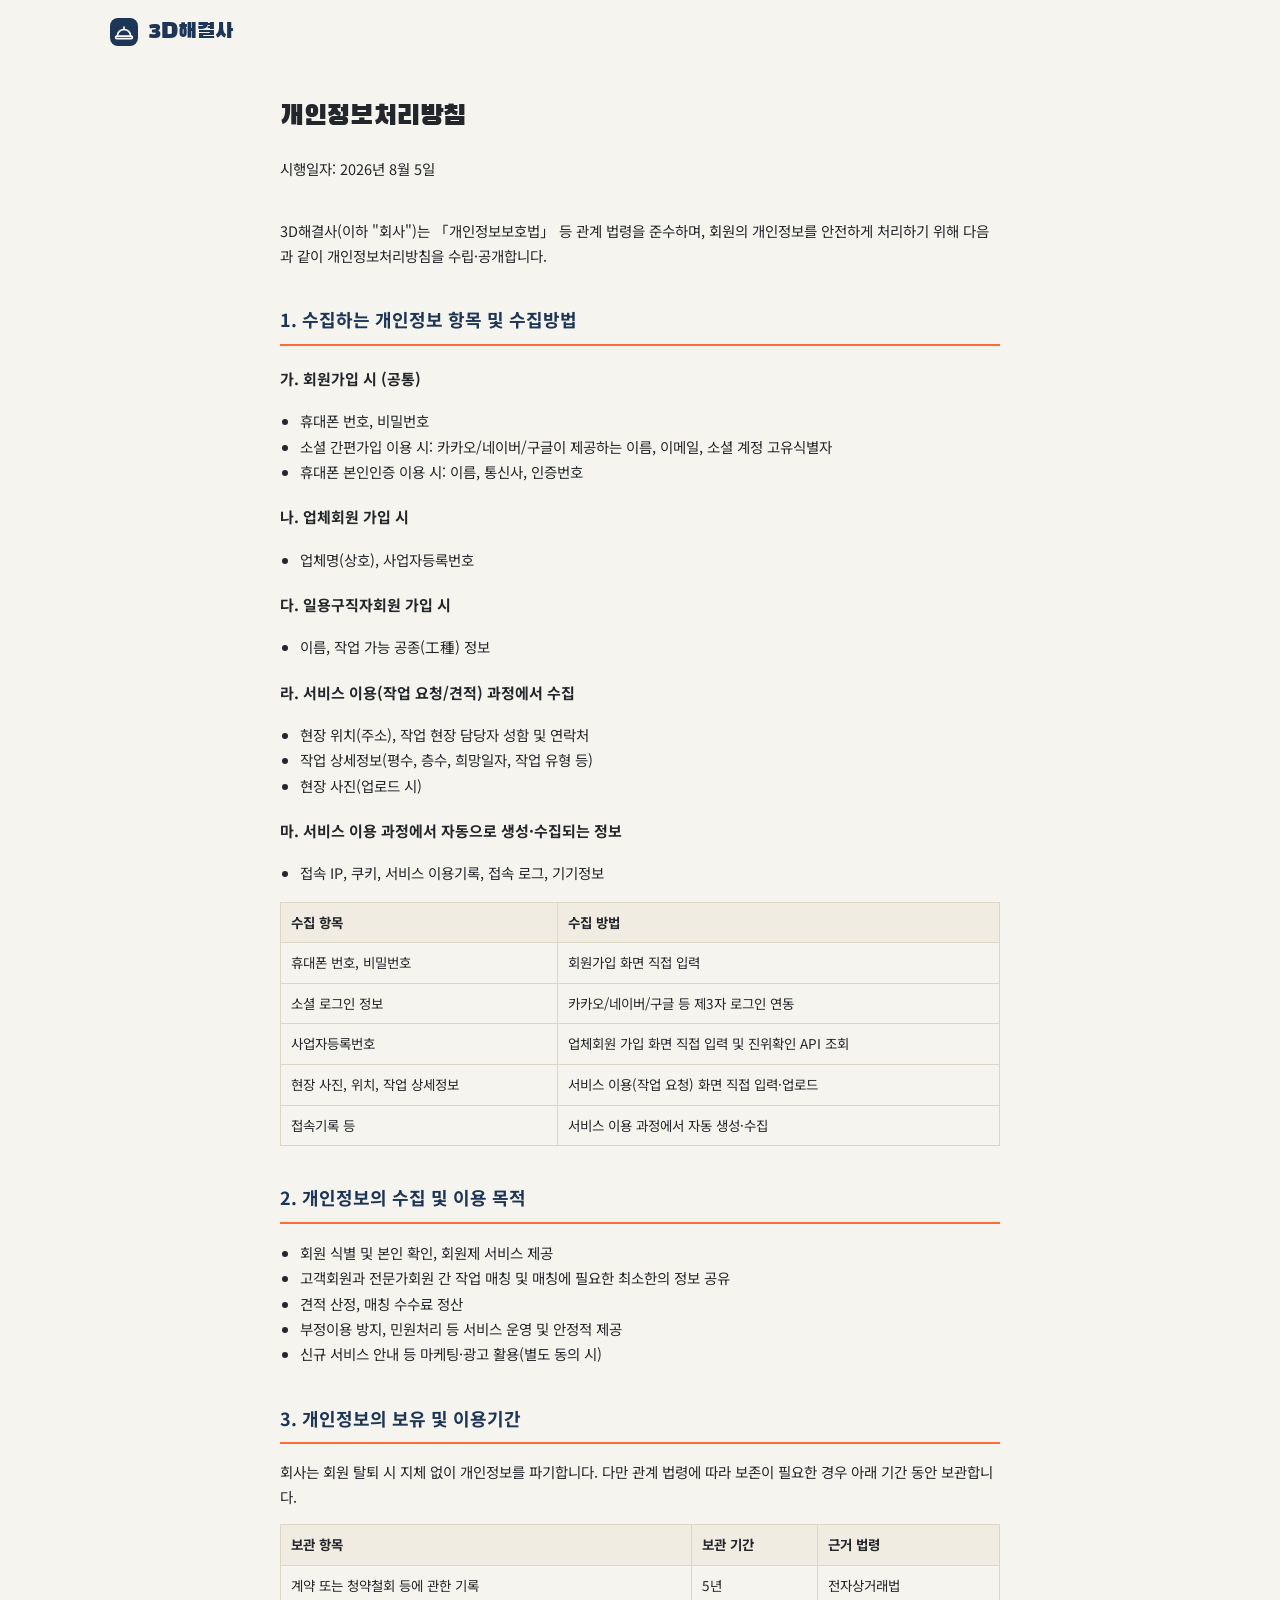
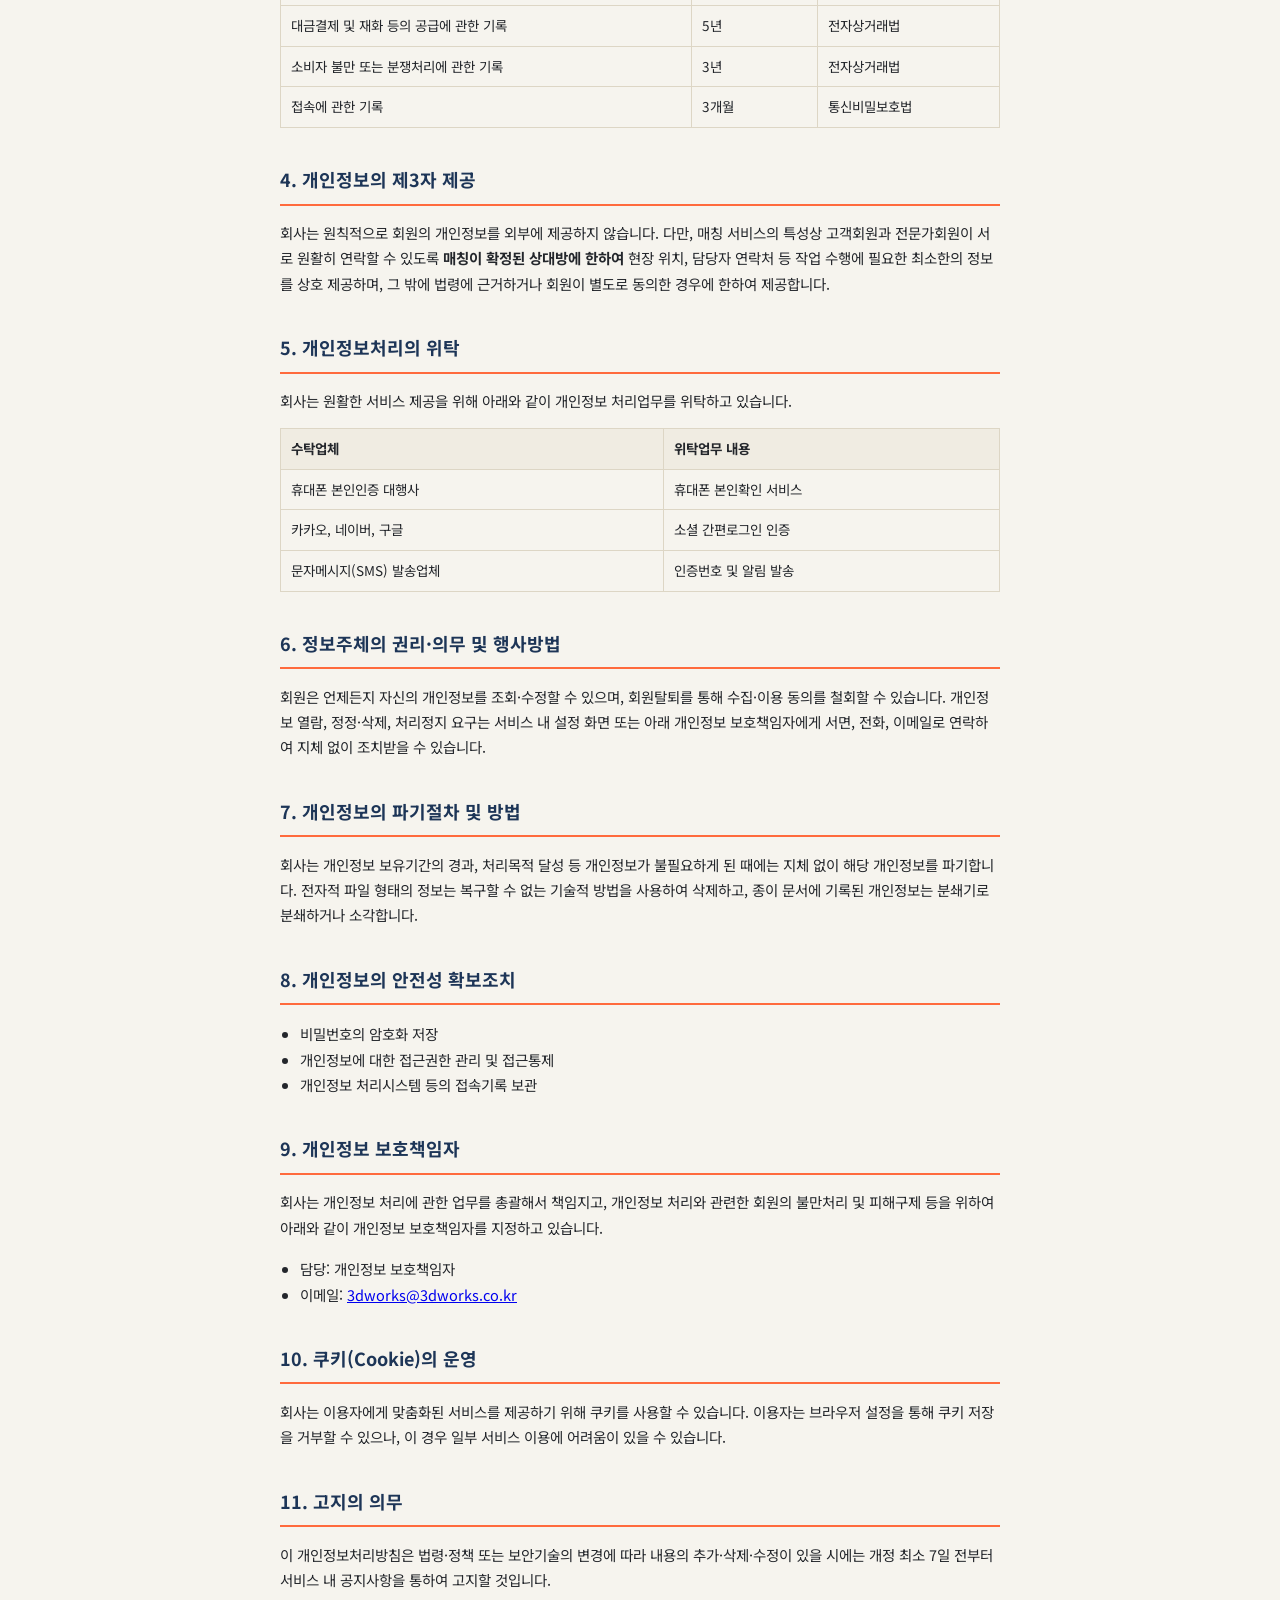
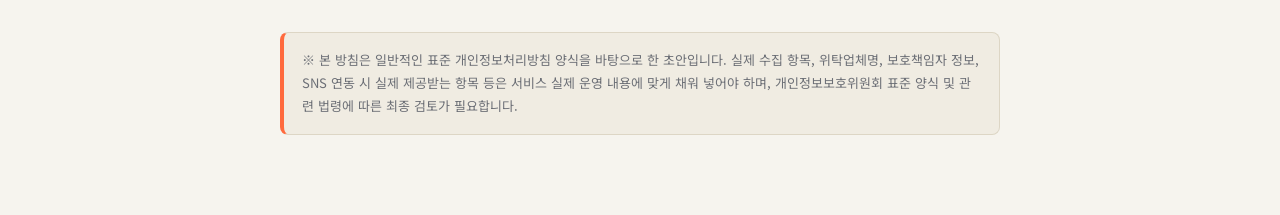
<file: privacy.html>
<!DOCTYPE html>
<html lang="ko">
<head>
<meta charset="UTF-8">
<title>개인정보처리방침 | 3D해결사</title>
<meta name="viewport" content="width=device-width, initial-scale=1.0">
<meta name="theme-color" content="#f6f4ee">
<meta name="color-scheme" content="light">
<link rel="stylesheet" href="style.css">
<link rel="preconnect" href="https://fonts.googleapis.com">
<link rel="preconnect" href="https://fonts.gstatic.com" crossorigin>
<link href="https://fonts.googleapis.com/css2?family=Black+Han+Sans&family=Noto+Sans+KR:wght@400;500;700;900&display=swap" rel="stylesheet">
</head>
<body>
<div class="container">
  <a href="index.html" class="legal-header">
    <span class="logo-badge" style="width:28px;height:28px;">
      <svg viewBox="0 0 24 24" fill="none" stroke="#ffffff" stroke-width="2" stroke-linecap="round" stroke-linejoin="round">
        <path d="M4 17a8 8 0 0 1 16 0"/>
        <rect x="2" y="17" width="20" height="3" rx="1.5"/>
        <line x1="12" y1="6" x2="12" y2="9"/>
      </svg>
    </span>
    3D해결사
  </a>

  <div class="legal-wrap">
    <h1>개인정보처리방침</h1>
    <p class="legal-updated">시행일자: 2026년 8월 5일</p>

    <p>3D해결사(이하 "회사")는 「개인정보보호법」 등 관계 법령을 준수하며, 회원의 개인정보를 안전하게 처리하기 위해 다음과 같이 개인정보처리방침을 수립·공개합니다.</p>

    <h2>1. 수집하는 개인정보 항목 및 수집방법</h2>

    <h3>가. 회원가입 시 (공통)</h3>
    <ul>
      <li>휴대폰 번호, 비밀번호</li>
      <li>소셜 간편가입 이용 시: 카카오/네이버/구글이 제공하는 이름, 이메일, 소셜 계정 고유식별자</li>
      <li>휴대폰 본인인증 이용 시: 이름, 통신사, 인증번호</li>
    </ul>

    <h3>나. 업체회원 가입 시</h3>
    <ul>
      <li>업체명(상호), 사업자등록번호</li>
    </ul>

    <h3>다. 일용구직자회원 가입 시</h3>
    <ul>
      <li>이름, 작업 가능 공종(工種) 정보</li>
    </ul>

    <h3>라. 서비스 이용(작업 요청/견적) 과정에서 수집</h3>
    <ul>
      <li>현장 위치(주소), 작업 현장 담당자 성함 및 연락처</li>
      <li>작업 상세정보(평수, 층수, 희망일자, 작업 유형 등)</li>
      <li>현장 사진(업로드 시)</li>
    </ul>

    <h3>마. 서비스 이용 과정에서 자동으로 생성·수집되는 정보</h3>
    <ul>
      <li>접속 IP, 쿠키, 서비스 이용기록, 접속 로그, 기기정보</li>
    </ul>

    <table>
      <tr><th>수집 항목</th><th>수집 방법</th></tr>
      <tr><td>휴대폰 번호, 비밀번호</td><td>회원가입 화면 직접 입력</td></tr>
      <tr><td>소셜 로그인 정보</td><td>카카오/네이버/구글 등 제3자 로그인 연동</td></tr>
      <tr><td>사업자등록번호</td><td>업체회원 가입 화면 직접 입력 및 진위확인 API 조회</td></tr>
      <tr><td>현장 사진, 위치, 작업 상세정보</td><td>서비스 이용(작업 요청) 화면 직접 입력·업로드</td></tr>
      <tr><td>접속기록 등</td><td>서비스 이용 과정에서 자동 생성·수집</td></tr>
    </table>

    <h2>2. 개인정보의 수집 및 이용 목적</h2>
    <ul>
      <li>회원 식별 및 본인 확인, 회원제 서비스 제공</li>
      <li>고객회원과 전문가회원 간 작업 매칭 및 매칭에 필요한 최소한의 정보 공유</li>
      <li>견적 산정, 매칭 수수료 정산</li>
      <li>부정이용 방지, 민원처리 등 서비스 운영 및 안정적 제공</li>
      <li>신규 서비스 안내 등 마케팅·광고 활용(별도 동의 시)</li>
    </ul>

    <h2>3. 개인정보의 보유 및 이용기간</h2>
    <p>회사는 회원 탈퇴 시 지체 없이 개인정보를 파기합니다. 다만 관계 법령에 따라 보존이 필요한 경우 아래 기간 동안 보관합니다.</p>
    <table>
      <tr><th>보관 항목</th><th>보관 기간</th><th>근거 법령</th></tr>
      <tr><td>계약 또는 청약철회 등에 관한 기록</td><td>5년</td><td>전자상거래법</td></tr>
      <tr><td>대금결제 및 재화 등의 공급에 관한 기록</td><td>5년</td><td>전자상거래법</td></tr>
      <tr><td>소비자 불만 또는 분쟁처리에 관한 기록</td><td>3년</td><td>전자상거래법</td></tr>
      <tr><td>접속에 관한 기록</td><td>3개월</td><td>통신비밀보호법</td></tr>
    </table>

    <h2>4. 개인정보의 제3자 제공</h2>
    <p>회사는 원칙적으로 회원의 개인정보를 외부에 제공하지 않습니다. 다만, 매칭 서비스의 특성상 고객회원과 전문가회원이 서로 원활히 연락할 수 있도록 <b>매칭이 확정된 상대방에 한하여</b> 현장 위치, 담당자 연락처 등 작업 수행에 필요한 최소한의 정보를 상호 제공하며, 그 밖에 법령에 근거하거나 회원이 별도로 동의한 경우에 한하여 제공합니다.</p>

    <h2>5. 개인정보처리의 위탁</h2>
    <p>회사는 원활한 서비스 제공을 위해 아래와 같이 개인정보 처리업무를 위탁하고 있습니다.</p>
    <table>
      <tr><th>수탁업체</th><th>위탁업무 내용</th></tr>
      <tr><td>휴대폰 본인인증 대행사</td><td>휴대폰 본인확인 서비스</td></tr>
      <tr><td>카카오, 네이버, 구글</td><td>소셜 간편로그인 인증</td></tr>
      <tr><td>문자메시지(SMS) 발송업체</td><td>인증번호 및 알림 발송</td></tr>
    </table>

    <h2>6. 정보주체의 권리·의무 및 행사방법</h2>
    <p>회원은 언제든지 자신의 개인정보를 조회·수정할 수 있으며, 회원탈퇴를 통해 수집·이용 동의를 철회할 수 있습니다. 개인정보 열람, 정정·삭제, 처리정지 요구는 서비스 내 설정 화면 또는 아래 개인정보 보호책임자에게 서면, 전화, 이메일로 연락하여 지체 없이 조치받을 수 있습니다.</p>

    <h2>7. 개인정보의 파기절차 및 방법</h2>
    <p>회사는 개인정보 보유기간의 경과, 처리목적 달성 등 개인정보가 불필요하게 된 때에는 지체 없이 해당 개인정보를 파기합니다. 전자적 파일 형태의 정보는 복구할 수 없는 기술적 방법을 사용하여 삭제하고, 종이 문서에 기록된 개인정보는 분쇄기로 분쇄하거나 소각합니다.</p>

    <h2>8. 개인정보의 안전성 확보조치</h2>
    <ul>
      <li>비밀번호의 암호화 저장</li>
      <li>개인정보에 대한 접근권한 관리 및 접근통제</li>
      <li>개인정보 처리시스템 등의 접속기록 보관</li>
    </ul>

    <h2>9. 개인정보 보호책임자</h2>
    <p>회사는 개인정보 처리에 관한 업무를 총괄해서 책임지고, 개인정보 처리와 관련한 회원의 불만처리 및 피해구제 등을 위하여 아래와 같이 개인정보 보호책임자를 지정하고 있습니다.</p>
    <ul>
      <li>담당: 개인정보 보호책임자</li>
      <li>이메일: <a href="mailto:3dworks@3dworks.co.kr">3dworks@3dworks.co.kr</a></li>
    </ul>

    <h2>10. 쿠키(Cookie)의 운영</h2>
    <p>회사는 이용자에게 맞춤화된 서비스를 제공하기 위해 쿠키를 사용할 수 있습니다. 이용자는 브라우저 설정을 통해 쿠키 저장을 거부할 수 있으나, 이 경우 일부 서비스 이용에 어려움이 있을 수 있습니다.</p>

    <h2>11. 고지의 의무</h2>
    <p>이 개인정보처리방침은 법령·정책 또는 보안기술의 변경에 따라 내용의 추가·삭제·수정이 있을 시에는 개정 최소 7일 전부터 서비스 내 공지사항을 통하여 고지할 것입니다.</p>

    <div class="legal-note">
      ※ 본 방침은 일반적인 표준 개인정보처리방침 양식을 바탕으로 한 초안입니다. 실제 수집 항목, 위탁업체명, 보호책임자 정보, SNS 연동 시 실제 제공받는 항목 등은 서비스 실제 운영 내용에 맞게 채워 넣어야 하며, 개인정보보호위원회 표준 양식 및 관련 법령에 따른 최종 검토가 필요합니다.
    </div>
  </div>
</div>
</body>
</html>
</file>
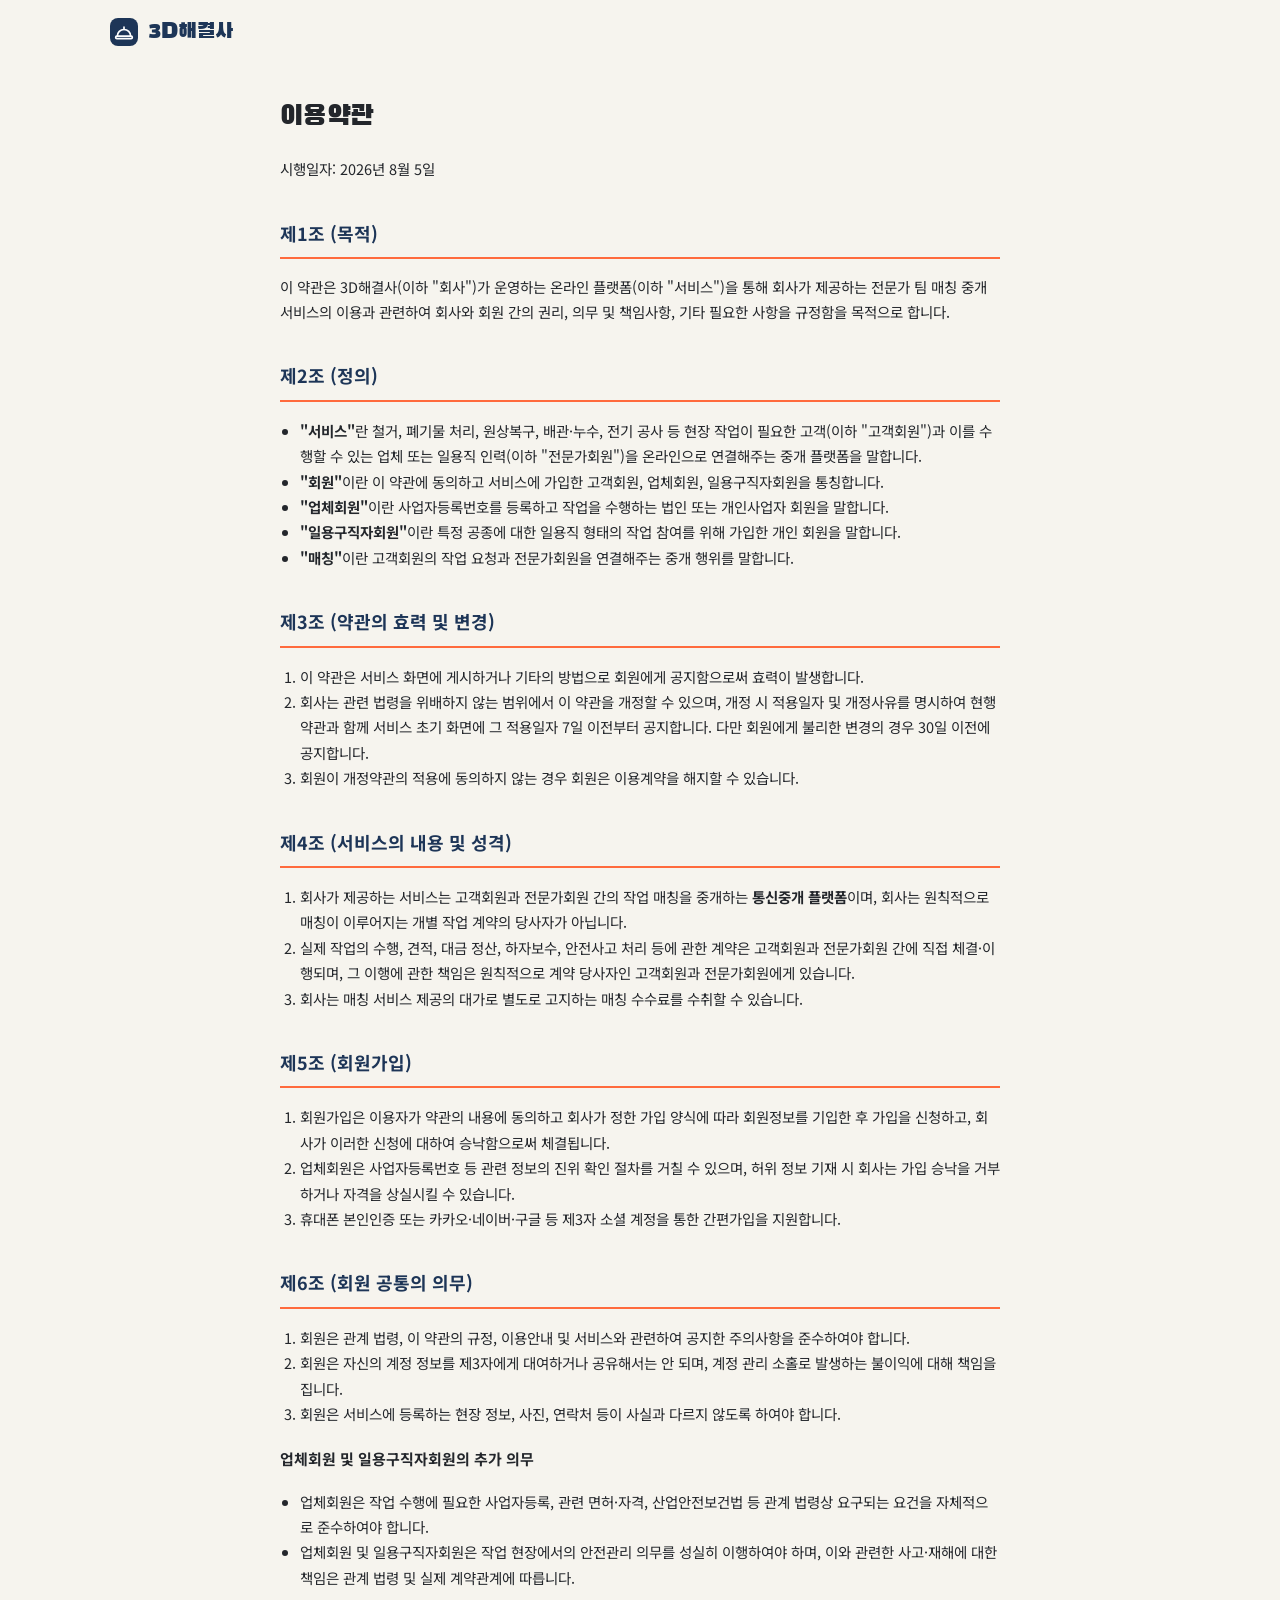
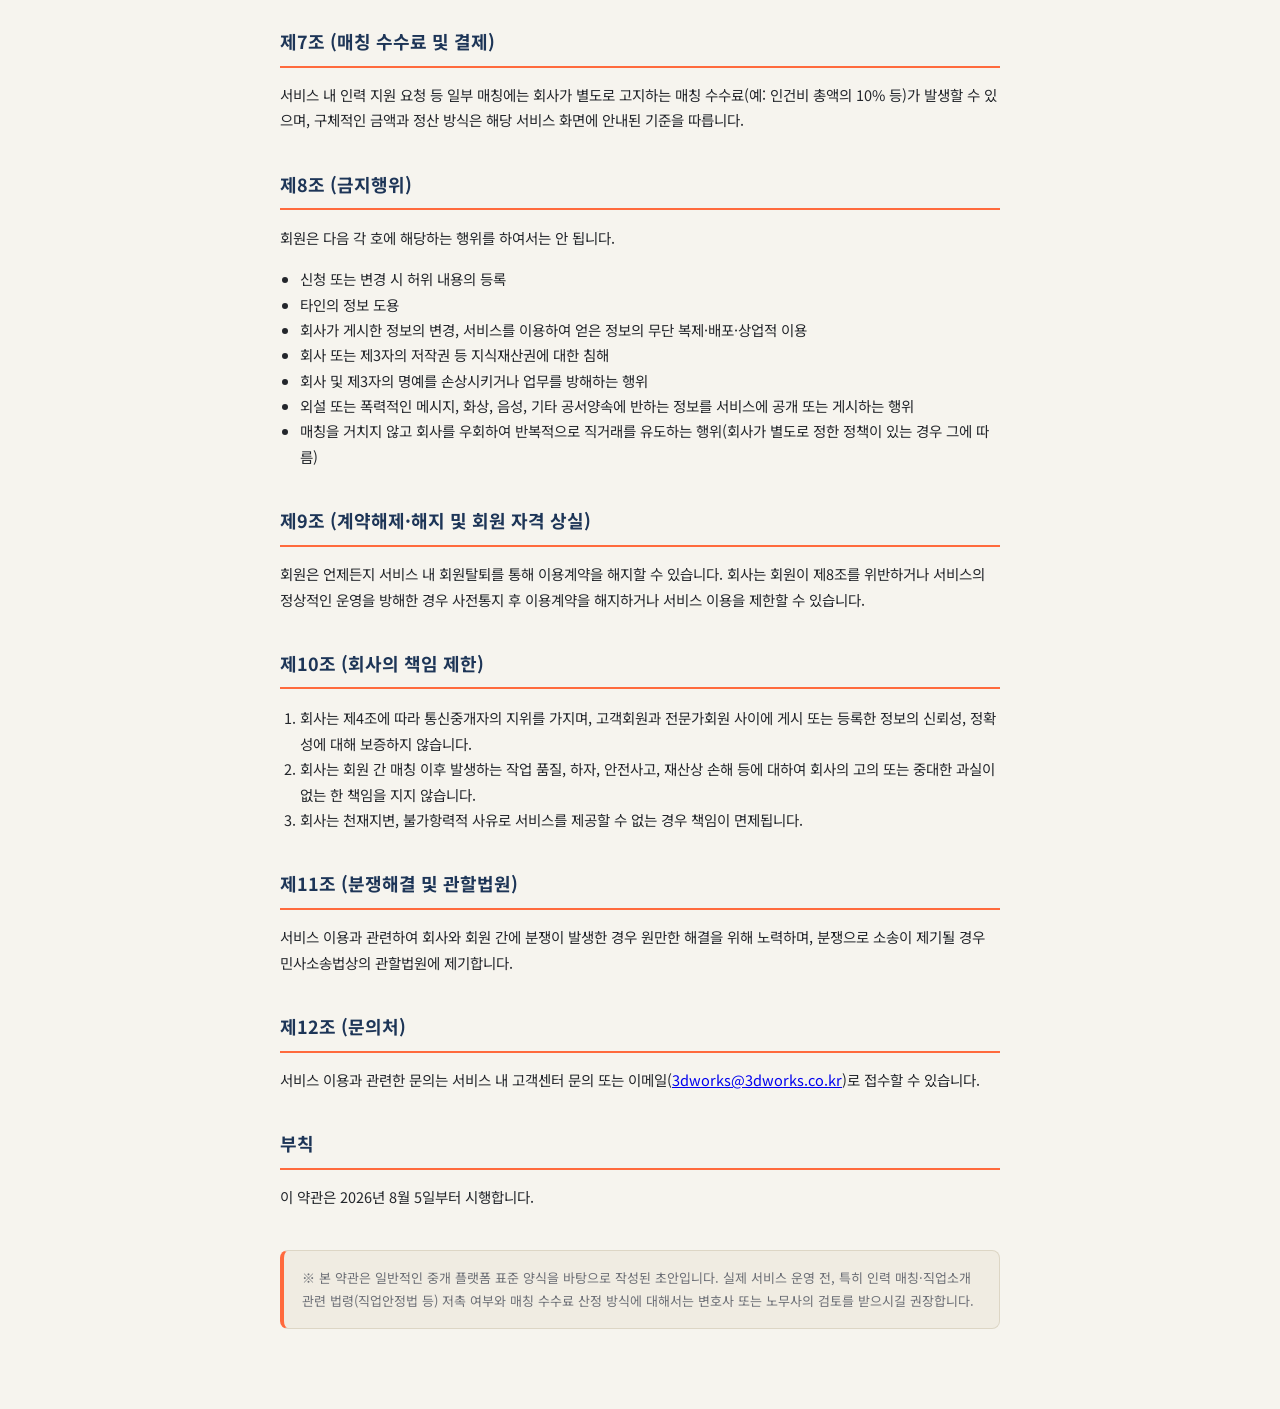
<file: terms.html>
<!DOCTYPE html>
<html lang="ko">
<head>
<meta charset="UTF-8">
<title>이용약관 | 3D해결사</title>
<meta name="viewport" content="width=device-width, initial-scale=1.0">
<meta name="theme-color" content="#f6f4ee">
<meta name="color-scheme" content="light">
<link rel="stylesheet" href="style.css">
<link rel="preconnect" href="https://fonts.googleapis.com">
<link rel="preconnect" href="https://fonts.gstatic.com" crossorigin>
<link href="https://fonts.googleapis.com/css2?family=Black+Han+Sans&family=Noto+Sans+KR:wght@400;500;700;900&display=swap" rel="stylesheet">
</head>
<body>
<div class="container">
  <a href="index.html" class="legal-header">
    <span class="logo-badge" style="width:28px;height:28px;">
      <svg viewBox="0 0 24 24" fill="none" stroke="#ffffff" stroke-width="2" stroke-linecap="round" stroke-linejoin="round">
        <path d="M4 17a8 8 0 0 1 16 0"/>
        <rect x="2" y="17" width="20" height="3" rx="1.5"/>
        <line x1="12" y1="6" x2="12" y2="9"/>
      </svg>
    </span>
    3D해결사
  </a>

  <div class="legal-wrap">
    <h1>이용약관</h1>
    <p class="legal-updated">시행일자: 2026년 8월 5일</p>

    <h2>제1조 (목적)</h2>
    <p>이 약관은 3D해결사(이하 "회사")가 운영하는 온라인 플랫폼(이하 "서비스")을 통해 회사가 제공하는 전문가 팀 매칭 중개 서비스의 이용과 관련하여 회사와 회원 간의 권리, 의무 및 책임사항, 기타 필요한 사항을 규정함을 목적으로 합니다.</p>

    <h2>제2조 (정의)</h2>
    <ul>
      <li><b>"서비스"</b>란 철거, 폐기물 처리, 원상복구, 배관·누수, 전기 공사 등 현장 작업이 필요한 고객(이하 "고객회원")과 이를 수행할 수 있는 업체 또는 일용직 인력(이하 "전문가회원")을 온라인으로 연결해주는 중개 플랫폼을 말합니다.</li>
      <li><b>"회원"</b>이란 이 약관에 동의하고 서비스에 가입한 고객회원, 업체회원, 일용구직자회원을 통칭합니다.</li>
      <li><b>"업체회원"</b>이란 사업자등록번호를 등록하고 작업을 수행하는 법인 또는 개인사업자 회원을 말합니다.</li>
      <li><b>"일용구직자회원"</b>이란 특정 공종에 대한 일용직 형태의 작업 참여를 위해 가입한 개인 회원을 말합니다.</li>
      <li><b>"매칭"</b>이란 고객회원의 작업 요청과 전문가회원을 연결해주는 중개 행위를 말합니다.</li>
    </ul>

    <h2>제3조 (약관의 효력 및 변경)</h2>
    <ol>
      <li>이 약관은 서비스 화면에 게시하거나 기타의 방법으로 회원에게 공지함으로써 효력이 발생합니다.</li>
      <li>회사는 관련 법령을 위배하지 않는 범위에서 이 약관을 개정할 수 있으며, 개정 시 적용일자 및 개정사유를 명시하여 현행 약관과 함께 서비스 초기 화면에 그 적용일자 7일 이전부터 공지합니다. 다만 회원에게 불리한 변경의 경우 30일 이전에 공지합니다.</li>
      <li>회원이 개정약관의 적용에 동의하지 않는 경우 회원은 이용계약을 해지할 수 있습니다.</li>
    </ol>

    <h2>제4조 (서비스의 내용 및 성격)</h2>
    <ol>
      <li>회사가 제공하는 서비스는 고객회원과 전문가회원 간의 작업 매칭을 중개하는 <b>통신중개 플랫폼</b>이며, 회사는 원칙적으로 매칭이 이루어지는 개별 작업 계약의 당사자가 아닙니다.</li>
      <li>실제 작업의 수행, 견적, 대금 정산, 하자보수, 안전사고 처리 등에 관한 계약은 고객회원과 전문가회원 간에 직접 체결·이행되며, 그 이행에 관한 책임은 원칙적으로 계약 당사자인 고객회원과 전문가회원에게 있습니다.</li>
      <li>회사는 매칭 서비스 제공의 대가로 별도로 고지하는 매칭 수수료를 수취할 수 있습니다.</li>
    </ol>

    <h2>제5조 (회원가입)</h2>
    <ol>
      <li>회원가입은 이용자가 약관의 내용에 동의하고 회사가 정한 가입 양식에 따라 회원정보를 기입한 후 가입을 신청하고, 회사가 이러한 신청에 대하여 승낙함으로써 체결됩니다.</li>
      <li>업체회원은 사업자등록번호 등 관련 정보의 진위 확인 절차를 거칠 수 있으며, 허위 정보 기재 시 회사는 가입 승낙을 거부하거나 자격을 상실시킬 수 있습니다.</li>
      <li>휴대폰 본인인증 또는 카카오·네이버·구글 등 제3자 소셜 계정을 통한 간편가입을 지원합니다.</li>
    </ol>

    <h2>제6조 (회원 공통의 의무)</h2>
    <ol>
      <li>회원은 관계 법령, 이 약관의 규정, 이용안내 및 서비스와 관련하여 공지한 주의사항을 준수하여야 합니다.</li>
      <li>회원은 자신의 계정 정보를 제3자에게 대여하거나 공유해서는 안 되며, 계정 관리 소홀로 발생하는 불이익에 대해 책임을 집니다.</li>
      <li>회원은 서비스에 등록하는 현장 정보, 사진, 연락처 등이 사실과 다르지 않도록 하여야 합니다.</li>
    </ol>

    <h3>업체회원 및 일용구직자회원의 추가 의무</h3>
    <ul>
      <li>업체회원은 작업 수행에 필요한 사업자등록, 관련 면허·자격, 산업안전보건법 등 관계 법령상 요구되는 요건을 자체적으로 준수하여야 합니다.</li>
      <li>업체회원 및 일용구직자회원은 작업 현장에서의 안전관리 의무를 성실히 이행하여야 하며, 이와 관련한 사고·재해에 대한 책임은 관계 법령 및 실제 계약관계에 따릅니다.</li>
    </ul>

    <h2>제7조 (매칭 수수료 및 결제)</h2>
    <p>서비스 내 인력 지원 요청 등 일부 매칭에는 회사가 별도로 고지하는 매칭 수수료(예: 인건비 총액의 10% 등)가 발생할 수 있으며, 구체적인 금액과 정산 방식은 해당 서비스 화면에 안내된 기준을 따릅니다.</p>

    <h2>제8조 (금지행위)</h2>
    <p>회원은 다음 각 호에 해당하는 행위를 하여서는 안 됩니다.</p>
    <ul>
      <li>신청 또는 변경 시 허위 내용의 등록</li>
      <li>타인의 정보 도용</li>
      <li>회사가 게시한 정보의 변경, 서비스를 이용하여 얻은 정보의 무단 복제·배포·상업적 이용</li>
      <li>회사 또는 제3자의 저작권 등 지식재산권에 대한 침해</li>
      <li>회사 및 제3자의 명예를 손상시키거나 업무를 방해하는 행위</li>
      <li>외설 또는 폭력적인 메시지, 화상, 음성, 기타 공서양속에 반하는 정보를 서비스에 공개 또는 게시하는 행위</li>
      <li>매칭을 거치지 않고 회사를 우회하여 반복적으로 직거래를 유도하는 행위(회사가 별도로 정한 정책이 있는 경우 그에 따름)</li>
    </ul>

    <h2>제9조 (계약해제·해지 및 회원 자격 상실)</h2>
    <p>회원은 언제든지 서비스 내 회원탈퇴를 통해 이용계약을 해지할 수 있습니다. 회사는 회원이 제8조를 위반하거나 서비스의 정상적인 운영을 방해한 경우 사전통지 후 이용계약을 해지하거나 서비스 이용을 제한할 수 있습니다.</p>

    <h2>제10조 (회사의 책임 제한)</h2>
    <ol>
      <li>회사는 제4조에 따라 통신중개자의 지위를 가지며, 고객회원과 전문가회원 사이에 게시 또는 등록한 정보의 신뢰성, 정확성에 대해 보증하지 않습니다.</li>
      <li>회사는 회원 간 매칭 이후 발생하는 작업 품질, 하자, 안전사고, 재산상 손해 등에 대하여 회사의 고의 또는 중대한 과실이 없는 한 책임을 지지 않습니다.</li>
      <li>회사는 천재지변, 불가항력적 사유로 서비스를 제공할 수 없는 경우 책임이 면제됩니다.</li>
    </ol>

    <h2>제11조 (분쟁해결 및 관할법원)</h2>
    <p>서비스 이용과 관련하여 회사와 회원 간에 분쟁이 발생한 경우 원만한 해결을 위해 노력하며, 분쟁으로 소송이 제기될 경우 민사소송법상의 관할법원에 제기합니다.</p>

    <h2>제12조 (문의처)</h2>
    <p>서비스 이용과 관련한 문의는 서비스 내 고객센터 문의 또는 이메일(<a href="mailto:3dworks@3dworks.co.kr">3dworks@3dworks.co.kr</a>)로 접수할 수 있습니다.</p>

    <h2>부칙</h2>
    <p>이 약관은 2026년 8월 5일부터 시행합니다.</p>

    <div class="legal-note">
      ※ 본 약관은 일반적인 중개 플랫폼 표준 양식을 바탕으로 작성된 초안입니다. 실제 서비스 운영 전, 특히 인력 매칭·직업소개 관련 법령(직업안정법 등) 저촉 여부와 매칭 수수료 산정 방식에 대해서는 변호사 또는 노무사의 검토를 받으시길 권장합니다.
    </div>
  </div>
</div>
</body>
</html>
</file>
<file: style.css>
/* ==========================================================================
   3D해결사 — Design tokens
   컨셉: "어렵고 위험하고 더러운 일" 현장을 다루는 전문가 매칭 플랫폼.
   현장의 세이프티 컬러(안전모/시그널 오렌지)와 시공 현장의 신뢰감(스틸 네이비),
   그리고 위험 작업을 표시하는 안전 줄무늬(hazard stripe)를 시그니처로 사용.
   ========================================================================== */
:root {
  color-scheme: light;
  --bg: #f6f4ee;
  --surface: #ffffff;
  --surface-muted: #f0ece2;
  --border: #ddd6c5;
  --ink: #23262b;
  --ink-muted: #6c6f76;
  --steel: #1d3557;
  --steel-dark: #12233c;
  --hazard: #ff6a3d;
  --hazard-dark: #e2551f;
  --caution: #ffb703;
  --danger: #ef4444;
  --radius: 12px;
  --font-display: 'Black Han Sans', 'Noto Sans KR', sans-serif;
  --font-body: 'Noto Sans KR', -apple-system, sans-serif;
}

* { box-sizing: border-box; }

html {
  background-color: var(--bg);
  color-scheme: light;
}

body {
  margin: 0;
  font-family: var(--font-body);
  background-color: var(--bg);
  color: var(--ink);
  overflow-x: hidden;
}

.container {
  max-width: 1100px;
  margin: auto;
  padding: 0 20px;
}

/* ✅ 풀블리드 유틸 (컨테이너 폭 제한을 벗어나는 밴드 섹션용) */
.bleed {
  width: 100vw;
  position: relative;
  left: 50%;
  right: 50%;
  margin-left: -50vw;
  margin-right: -50vw;
}

/* ✅ 시그니처 요소: 안전 줄무늬 (hazard stripe) */
.hazard-stripe {
  height: 8px;
  background: repeating-linear-gradient(
    135deg,
    var(--caution) 0 22px,
    var(--steel-dark) 22px 44px
  );
}

/* ✅ 헤더 */
header {
  display: flex;
  justify-content: space-between;
  align-items: center;
  padding: 18px 0;
}

.logo {
  display: flex;
  align-items: center;
  gap: 10px;
  font-family: var(--font-display);
  font-size: 26px;
  letter-spacing: 0.5px;
  color: var(--steel);
}

.logo-badge {
  width: 34px;
  height: 34px;
  border-radius: 8px;
  background: var(--steel);
  display: flex;
  align-items: center;
  justify-content: center;
  flex-shrink: 0;
}

.logo-badge svg { width: 20px; height: 20px; }

/* ✅ 오른쪽 메뉴 */
.auth {
  display: flex;
  gap: 15px;
  align-items: center;
}

.auth a {
  text-decoration: none;
  color: var(--ink);
  font-size: 14px;
  font-weight: 500;
}

.auth .signup {
  padding: 9px 16px;
  background-color: var(--hazard);
  color: #ffffff;
  border-radius: 8px;
  font-weight: 700;
  transition: background-color 0.15s ease;
}

.auth .signup:hover { background-color: var(--hazard-dark); }

/* ✅ 모달 스타일 */
.modal {
  position: fixed;
  top: 0;
  left: 0;
  width: 100%;
  height: 100%;
  background-color: rgba(18, 35, 60, 0.55);
  display: flex;
  justify-content: center;
  align-items: center;
  z-index: 1000;
  opacity: 1;
  visibility: visible;
  transition: opacity 0.22s ease, visibility 0.22s ease;
}

.modal.hidden {
  opacity: 0;
  visibility: hidden;
  pointer-events: none;
}

.modal-content {
  background-color: var(--surface);
  padding: 24px;
  border-radius: var(--radius);
  width: 80%;
  max-width: 320px;
  max-height: 85vh;
  overflow-y: auto;
  box-shadow: 0 20px 40px rgba(18, 35, 60, 0.18);
  border: 1px solid var(--border);
  border-top: 4px solid var(--hazard);
  transform: translateY(0) scale(1);
  transition: transform 0.22s cubic-bezier(0.22, 1, 0.36, 1);
}

.modal.hidden .modal-content {
  transform: translateY(16px) scale(0.97);
}

/* ✅ 마이페이지: 팝업이 아니라 화면 전체가 옆에서 슬라이드로 전환되는 패널 */
.fullpage-view {
  position: fixed;
  top: 0;
  left: 0;
  width: 100%;
  height: 100%;
  background: var(--bg);
  z-index: 1001;
  overflow-y: auto;
  transform: translateX(100%);
  transition: transform 0.28s cubic-bezier(0.22, 1, 0.36, 1);
}

.fullpage-view:not(.hidden) {
  transform: translateX(0);
}

.fullpage-view.hidden {
  pointer-events: none;
}

.fullpage-inner {
  background: none;
  padding: 24px 20px 60px;
  border-radius: 0;
  width: 100%;
  max-width: 480px;
  margin: 0 auto;
  max-height: none;
  overflow-y: visible;
  box-shadow: none;
  border: none;
  transform: none !important;
}

.modal-content label {
  font-size: 12px !important;
  margin-bottom: 6px !important;
  display: block;
  color: var(--ink-muted);
}

.modal-content input,
.modal-content select,
.modal-content textarea {
  width: 100%;
  padding: 10px !important;
  font-size: 12px !important;
  border-radius: 6px !important;
  background-color: var(--surface);
  border: 1px solid var(--border);
  color: var(--ink);
  box-sizing: border-box;
  font-family: var(--font-body);
}

.modal-content input[readonly] {
  background-color: var(--surface-muted);
  color: var(--ink-muted);
}

.modal-row {
  display: flex;
  gap: 8px;
  margin-bottom: 12px;
  align-items: flex-end;
}

.modal-row > .input-group {
  flex: 1;
  min-width: 0;
  margin-bottom: 0 !important;
}

/* 인력 선택 전용 그리드 */
.manpower-grid { display: flex; gap: 5px; align-items: center; }
.manpower-grid .manpower-type { flex: 2; min-width: 0; }
.manpower-grid .manpower-wage { flex: 1.5; min-width: 0; }
.manpower-grid .manpower-count { flex: 1; min-width: 0; }

.manpower-type-btn {
  background: var(--surface);
  border: 1px solid var(--border);
  border-radius: 6px;
  color: var(--ink-muted);
  cursor: pointer;
  font-family: var(--font-body);
}

.remove-manpower-btn:hover { color: var(--danger) !important; }

.time-preset-btn.active {
  background-color: var(--hazard) !important;
  border-color: var(--hazard) !important;
  color: #ffffff !important;
  font-weight: 700;
}

.modal-content .input-group { margin-bottom: 12px !important; }

.modal-content .type-btn,
.modal-content .env-choice-btn,
.modal-content .service-item-btn,
.modal-content .env-btn {
  padding: 8px 12px !important;
  font-size: 12px !important;
  border-radius: 8px !important;
}

.modal-content .btn-primary.login-submit {
  padding: 12px 20px !important;
  font-size: 14px !important;
  border-radius: 8px !important;
  margin-top: 15px !important;
}

.modal-content .dropzone { padding: 20px !important; border-radius: 10px !important; }
.modal-content .dropzone span { font-size: 12px !important; }
.modal-content .step-title { font-size: 13px !important; margin-bottom: 8px !important; }

.modal-header {
  display: flex;
  justify-content: space-between;
  align-items: center;
  margin-bottom: 20px;
}

.modal-header h2 {
  margin: 0;
  color: var(--steel);
  font-family: var(--font-display);
  font-size: 1.25rem;
  letter-spacing: 0.3px;
}

.close-btn {
  background: none;
  border: none;
  color: var(--ink-muted);
  font-size: 24px;
  cursor: pointer;
}

.mypage-back-btn {
  background: none;
  border: none;
  color: var(--ink);
  font-size: 24px;
  line-height: 1;
  cursor: pointer;
  padding: 0;
}

.mypage-menu {
  display: flex;
  flex-direction: column;
  border-top: 1px solid var(--border);
}

.mypage-menu-item {
  display: flex;
  justify-content: space-between;
  align-items: center;
  width: 100%;
  padding: 15px 4px;
  background: none;
  border: none;
  border-bottom: 1px solid var(--border);
  font-size: 14px;
  font-weight: 600;
  color: var(--ink);
  cursor: pointer;
  text-align: left;
  font-family: var(--font-body);
}

.mypage-menu-item:hover { background-color: var(--surface-muted); }

.mypage-menu-arrow {
  color: var(--ink-muted);
  font-size: 16px;
}

.signup-step.hidden { display: none; }

.step-title {
  font-size: 16px;
  color: var(--ink-muted);
  margin-bottom: 20px;
  text-align: center;
}

/* ✅ 유형 선택 버튼 */
.type-selection { display: flex; flex-direction: column; gap: 12px; }

.type-btn {
  padding: 15px;
  background-color: var(--surface);
  border: 1px solid var(--border);
  color: var(--ink);
  border-radius: var(--radius);
  cursor: pointer;
  font-size: 16px;
  font-family: var(--font-body);
  transition: all 0.15s ease;
}

.type-btn:hover { border-color: var(--hazard); background-color: var(--surface-muted); }

.type-btn.active, .type-btn.selected {
  background-color: var(--hazard);
  border-color: var(--hazard);
  color: #ffffff;
  font-weight: 700;
}

.carrier-btn { padding: 10px; font-size: 12px; }

#signupStep2 input { flex: 1; }
#signupStep2 .btn { padding: 12px; font-size: 14px; white-space: nowrap; }

.hidden { display: none !important; }

.login-form .input-group { margin-bottom: 20px; text-align: left; }

.login-form label {
  display: block;
  margin-bottom: 8px;
  color: var(--ink-muted);
  font-size: 14px;
}

.login-form input {
  width: 100%;
  padding: 12px;
  background-color: var(--surface);
  border: 1px solid var(--border);
  border-radius: 8px;
  color: var(--ink);
  box-sizing: border-box;
  font-family: var(--font-body);
}

.login-submit { width: 100%; margin-top: 10px; }

/* SNS 로그인 스타일 */
.social-login {
  margin-top: 25px;
  text-align: center;
  border-top: 1px solid var(--border);
  padding-top: 20px;
}

.social-login p { font-size: 13px; color: var(--ink-muted); margin-bottom: 15px; }

.social-buttons { display: flex; flex-direction: column; gap: 10px; }

.social-btn {
  width: 100%;
  padding: 12px;
  border: none;
  border-radius: 8px;
  font-size: 14px;
  font-weight: 600;
  cursor: pointer;
  display: flex;
  align-items: center;
  justify-content: center;
  transition: opacity 0.2s;
  font-family: var(--font-body);
}

.social-btn:hover { opacity: 0.9; }
.social-btn.kakao { background-color: #FEE500; color: #3C1E1E; }
.social-btn.naver { background-color: #03C75A; color: #FFFFFF; }
.social-btn.google { background-color: #FFFFFF; color: #3c4043; border: 1px solid #dadce0; }

.service-selection { display: grid; grid-template-columns: repeat(2, 1fr); gap: 12px; }

.service-item-btn {
  padding: 15px;
  background-color: var(--surface);
  border: 1px solid var(--border);
  color: var(--ink);
  border-radius: var(--radius);
  cursor: pointer;
  font-size: 14px;
  font-family: var(--font-body);
  transition: all 0.15s ease;
}

.service-item-btn:hover { border-color: var(--hazard); background-color: var(--surface-muted); }

.service-item-btn.selected {
  background-color: var(--hazard);
  border-color: var(--hazard);
  color: #ffffff;
  font-weight: 700;
}

/* ✅ 히어로 */
.hero { text-align: center; padding: 90px 20px 70px; }

.eyebrow {
  display: inline-flex;
  align-items: center;
  gap: 6px;
  padding: 6px 14px;
  border-radius: 999px;
  background: rgba(29, 53, 87, 0.08);
  color: var(--steel);
  font-size: 13px;
  font-weight: 700;
  letter-spacing: 0.3px;
  margin-bottom: 22px;
}

.hero h1 {
  font-family: var(--font-display);
  font-size: 52px;
  font-weight: 400;
  line-height: 1.35;
  letter-spacing: 0.2px;
  margin: 0 0 22px;
  color: var(--ink);
}

.hero p {
  font-size: 18px;
  color: var(--ink-muted);
  margin-bottom: 42px;
  line-height: 1.6;
}

.buttons { display: flex; justify-content: center; gap: 16px; flex-wrap: wrap; }

.btn {
  padding: 16px 30px;
  border-radius: 10px;
  border: none;
  cursor: pointer;
  font-size: 16px;
  font-family: var(--font-body);
  font-weight: 700;
  transition: all 0.15s ease;
}

.btn-primary { background-color: var(--hazard); color: #ffffff; }
.btn-primary:hover { background-color: var(--hazard-dark); }

.btn-secondary {
  background-color: var(--surface);
  color: var(--steel);
  border: 2px solid var(--steel);
}
.btn-secondary:hover { background-color: var(--steel); color: #ffffff; }

.section { padding: 64px 20px; text-align: center; }

.section-label {
  display: block;
  font-size: 13px;
  font-weight: 700;
  color: var(--hazard);
  letter-spacing: 1px;
  margin-bottom: 8px;
}

.section h2 {
  font-family: var(--font-display);
  font-weight: 400;
  font-size: 30px;
  margin: 0 0 8px;
  color: var(--ink);
}

.section-sub { color: var(--ink-muted); font-size: 15px; margin: 0 0 10px; }

.cards {
  display: grid;
  grid-template-columns: repeat(auto-fit, minmax(200px, 1fr));
  gap: 18px;
  margin-top: 34px;
}

.card {
  background-color: var(--surface);
  border: 1px solid var(--border);
  padding: 30px 20px;
  border-radius: 14px;
  font-size: 15px;
  font-weight: 700;
  color: var(--ink);
  display: flex;
  flex-direction: column;
  align-items: center;
  gap: 14px;
  border-top: 3px solid transparent;
  transition: transform 0.18s ease, box-shadow 0.18s ease, border-color 0.18s ease;
}

.card:hover {
  transform: translateY(-4px);
  box-shadow: 0 14px 28px rgba(18, 35, 60, 0.12);
  border-top-color: var(--hazard);
}

.card-icon {
  width: 46px;
  height: 46px;
  border-radius: 10px;
  background: var(--surface-muted);
  display: flex;
  align-items: center;
  justify-content: center;
}

.card-icon svg { width: 24px; height: 24px; stroke: var(--steel); }

/* ✅ 특징 밴드 (스틸 네이비 풀블리드) */
.band-steel {
  background: var(--steel);
  color: #eef2f7;
}

.band-steel .section-label { color: var(--caution); }
.band-steel .section h2 { color: #ffffff; }
.band-steel .section-sub { color: #c7d2e0; }

.feature-list {
  display: grid;
  grid-template-columns: repeat(auto-fit, minmax(220px, 1fr));
  gap: 18px;
  margin-top: 34px;
  text-align: left;
}

.feature-item {
  display: flex;
  align-items: flex-start;
  gap: 12px;
  padding: 20px;
  background: rgba(255, 255, 255, 0.06);
  border: 1px solid rgba(255, 255, 255, 0.12);
  border-radius: 12px;
}

.feature-item .check {
  width: 26px;
  height: 26px;
  flex-shrink: 0;
  border-radius: 50%;
  background: var(--hazard);
  color: #fff;
  display: flex;
  align-items: center;
  justify-content: center;
  font-size: 14px;
  font-weight: 700;
}

.feature-item span.label { font-size: 15px; font-weight: 700; color: #fff; }

footer {
  background: var(--steel-dark);
  color: #9fb0c6;
  text-align: center;
  padding: 34px 20px;
  font-size: 13px;
  line-height: 1.7;
}

@media (max-width: 768px) {
  .hero h1 { font-size: 32px; }
  .hero { padding: 60px 20px 50px; }
  .section { padding: 48px 20px; }
}

/* ✅ 약관/개인정보처리방침 페이지 */
.legal-header {
  display: flex;
  align-items: center;
  gap: 10px;
  padding: 18px 0;
  text-decoration: none;
  font-family: var(--font-display);
  font-size: 22px;
  color: var(--steel);
}

.legal-wrap {
  max-width: 760px;
  margin: 0 auto;
  padding: 10px 20px 80px;
  line-height: 1.75;
  color: var(--ink);
}

.legal-wrap h1 {
  font-family: var(--font-display);
  font-weight: 400;
  font-size: 28px;
  margin-bottom: 4px;
}

.legal-updated {
  color: var(--ink-muted);
  font-size: 13px;
  margin-bottom: 36px;
}

.legal-wrap h2 {
  font-size: 18px;
  color: var(--steel);
  margin-top: 36px;
  margin-bottom: 10px;
  padding-bottom: 8px;
  border-bottom: 2px solid var(--hazard);
}

.legal-wrap h3 {
  font-size: 15px;
  margin-top: 20px;
  margin-bottom: 6px;
}

.legal-wrap p, .legal-wrap li { font-size: 14.5px; color: var(--ink); }
.legal-wrap ul, .legal-wrap ol { padding-left: 20px; }
.legal-wrap table { width: 100%; border-collapse: collapse; margin: 12px 0; font-size: 13.5px; }
.legal-wrap th, .legal-wrap td { border: 1px solid var(--border); padding: 8px 10px; text-align: left; }
.legal-wrap th { background: var(--surface-muted); }

.legal-note {
  margin-top: 40px;
  padding: 16px 18px;
  background: var(--surface-muted);
  border: 1px solid var(--border);
  border-left: 4px solid var(--hazard);
  border-radius: 8px;
  font-size: 13px;
  color: var(--ink-muted);
}

/* ✅ 인력 지원 요청: 단계형 폼 + 직종 바로 선택 + 하단 고정 제출바 */
#manpowerModal .modal-content { max-width: 480px; width: 92%; max-height: 92vh; padding-bottom: 0; }
.mp-step { display: flex; align-items: center; gap: 8px; font-weight: 800; font-size: 15px; color: var(--steel); margin: 22px 0 12px; }
.mp-step:first-of-type { margin-top: 2px; }
.mp-num { width: 22px; height: 22px; border-radius: 50%; background: var(--steel); color: #fff; font-size: 12px; display: inline-flex; align-items: center; justify-content: center; flex-shrink: 0; }
.mp-chip-grid { display: grid; grid-template-columns: repeat(2, 1fr); gap: 8px; }
.mp-chip { padding: 12px 8px; border: 1px solid var(--border); border-radius: 10px; background: var(--surface); color: var(--ink); font-size: 13px; font-weight: 700; cursor: pointer; font-family: var(--font-body); line-height: 1.3; text-align: center; }
.mp-chip small { display: block; font-weight: 500; font-size: 11px; color: var(--ink-muted); margin-top: 2px; }
.mp-chip.selected { background: var(--hazard); border-color: var(--hazard); color: #fff; }
.mp-chip.selected small { color: rgba(255, 255, 255, 0.92); }
.mp-tabs { display: flex; gap: 6px; margin-bottom: 10px; }
.mp-tab { flex: 1; padding: 10px; border: none; border-bottom: 3px solid var(--border); background: none; font-weight: 700; font-size: 13px; color: var(--ink-muted); cursor: pointer; font-family: var(--font-body); }
.mp-tab.selected { color: var(--steel); border-bottom-color: var(--hazard); }
.mp-hint { font-size: 12px; color: var(--ink-muted); margin-top: 10px; }
.mp-detail-row { width: 100%; display: flex; justify-content: space-between; align-items: center; gap: 8px; padding: 12px; margin-top: 6px; border: 1px solid var(--border); border-radius: 10px; background: var(--surface); color: var(--ink); font-size: 13px; text-align: left; cursor: pointer; font-family: var(--font-body); }
.mp-detail-row.selected { border-color: var(--hazard); background: #fff4ef; }
.mp-detail-row .mp-price { color: var(--steel); font-weight: 800; white-space: nowrap; }
.mp-selected-item { display: flex; align-items: center; gap: 8px; padding: 10px 12px; border: 1px solid var(--hazard); border-radius: 10px; margin-top: 6px; background: #fff; }
.mp-selected-name { flex: 1; min-width: 0; font-size: 13px; font-weight: 700; }
.mp-selected-name small { display: block; font-weight: 500; color: var(--ink-muted); font-size: 11px; }
.mp-stepper { display: flex; align-items: center; gap: 6px; }
.mp-stepper button { width: 28px; height: 28px; border-radius: 50%; border: 1px solid var(--border); background: #fff; font-size: 16px; line-height: 1; cursor: pointer; color: var(--ink); }
.mp-stepper span { min-width: 22px; text-align: center; font-weight: 800; font-size: 14px; }
.mp-remove { background: none; border: none; color: var(--danger); font-size: 18px; cursor: pointer; padding: 0 2px; line-height: 1; }
.mp-note { font-size: 12px; color: var(--ink-muted); margin-top: 8px; line-height: 1.5; }
.mp-submit-bar { position: sticky; bottom: 0; display: flex; align-items: center; gap: 12px; margin: 20px -24px 0; padding: 12px 24px calc(12px + env(safe-area-inset-bottom)); background: var(--surface); border-top: 1px solid var(--border); box-shadow: 0 -6px 14px rgba(18, 35, 60, 0.08); }
.mp-bar-total { flex: 0 0 auto; font-size: 11px; color: var(--ink-muted); line-height: 1.3; }
.mp-bar-total b { display: block; font-size: 16px; color: var(--steel); }
.mp-submit-bar .btn-primary.login-submit { flex: 1; margin-top: 0 !important; }
@media (max-width: 600px) {
  #manpowerModal { align-items: stretch; }
  #manpowerModal .modal-content { width: 100%; max-width: none; height: 100%; max-height: 100%; border-radius: 0; border-left: none; border-right: none; padding: 16px 16px 0; }
  .mp-submit-bar { margin: 20px -16px 0; padding-left: 16px; padding-right: 16px; }
}

/* ✅ 날짜·시간 입력칸: 휴대폰(iOS)에서 기본 폭 때문에 옆 칸을 밀어내지 않도록 고정 */
.mp-date-row { display: grid; grid-template-columns: minmax(0, 1.35fr) minmax(0, 1fr); gap: 8px; margin-bottom: 12px; align-items: end; }
.mp-date-row .input-group { min-width: 0; margin-bottom: 0 !important; }
.modal-content input[type="date"],
.modal-content input[type="time"] {
  min-width: 0;
  max-width: 100%;
  min-height: 40px;
  -webkit-appearance: none;
  appearance: none;
  display: block;
  text-align: left;
}
.modal-content input[type="date"]::-webkit-date-and-time-value,
.modal-content input[type="time"]::-webkit-date-and-time-value { text-align: left; min-height: 1.2em; }
.mp-date-row select { min-height: 40px; }

/* ✅ 팀으로 맡기기(서비스 선택 + 철거/폐기물/전기/배관 신청서): 인력 지원과 같은 단계형 레이아웃 */
.team-sheet .modal-content { max-width: 480px; width: 92%; max-height: 92vh; padding-bottom: 0; }
.team-sheet .modal-row { display: grid; grid-template-columns: minmax(0, 1fr) minmax(0, 1fr); gap: 8px; align-items: end; }
.team-sheet .modal-row > .input-group { min-width: 0; }
.team-sheet .modal-content select { min-height: 40px; height: auto !important; }
.team-sheet .modal-content .type-selection { display: grid !important; grid-template-columns: repeat(2, 1fr); gap: 8px; }
.team-sheet .modal-content .type-selection .type-btn { width: 100%; }
.team-sheet .modal-content .env-selection { display: flex; gap: 8px; }
.team-sheet .modal-content .type-btn,
.team-sheet .modal-content .service-item-btn {
  padding: 12px 8px !important;
  font-size: 13px !important;
  font-weight: 700;
  border-radius: 10px !important;
  line-height: 1.3;
  text-align: center;
  background: var(--surface);
  border: 1px solid var(--border);
  color: var(--ink);
  cursor: pointer;
  font-family: var(--font-body);
}
.team-sheet .modal-content .type-btn.selected,
.team-sheet .modal-content .type-btn.active,
.team-sheet .modal-content .service-item-btn.selected {
  background: var(--hazard) !important;
  border-color: var(--hazard) !important;
  color: #ffffff !important;
}
.team-sheet .service-selection { display: grid; grid-template-columns: repeat(2, 1fr); gap: 8px; }
.team-sheet .service-item-btn { padding: 18px 8px !important; font-size: 14px !important; }
.team-sheet .mp-note { margin-bottom: 4px; }
.team-sheet .photo-upload-section { margin-top: 4px !important; }
.team-sheet .mp-submit-bar { margin-top: 24px; }
@media (max-width: 600px) {
  .team-sheet { align-items: stretch; }
  .team-sheet .modal-content { width: 100%; max-width: none; height: 100%; max-height: 100%; border-radius: 0; border-left: none; border-right: none; padding: 16px 16px 0; }
  .team-sheet .mp-submit-bar { margin-left: -16px; margin-right: -16px; padding-left: 16px; padding-right: 16px; }
}
/* 서비스 선택 화면은 내용이 짧아서, 선택 완료 버튼을 화면 맨 아래에 두기 */
#serviceModal .modal-content { display: flex; flex-direction: column; }
#serviceModal .mp-submit-bar { margin-top: auto; }

/* 팀으로 맡기기 서비스 선택: 세로로 꽉 찬 큰 카드 5개 */
#serviceModal .service-selection { display: grid; grid-template-columns: 1fr; grid-template-rows: repeat(5, 1fr); gap: 10px; flex: 1; min-height: 0; margin-bottom: 8px; }
#serviceModal .service-item-btn { display: flex !important; flex-direction: row; align-items: center; justify-content: flex-start; gap: 14px; text-align: left; padding: 10px 16px !important; min-height: 64px; border-radius: 14px !important; }
#serviceModal .svc-ic { font-size: 30px; line-height: 1; flex: 0 0 auto; }
#serviceModal .svc-tx { display: flex; flex-direction: column; gap: 3px; }
#serviceModal .svc-tx b { font-size: 17px; font-weight: 800; }
#serviceModal .svc-tx small { font-size: 12px; font-weight: 400; opacity: .75; }
@media (min-width: 601px) { #serviceModal .service-selection { min-height: 420px; } }

/* ===== 업체 상세 정보 / 평점·후기 (마이페이지 위에 겹쳐서 뜨는 화면) ===== */
.rv-overlay { position: fixed; inset: 0; z-index: 1100; background: rgba(18, 35, 60, 0.55); display: flex; justify-content: center; align-items: flex-end; }
.rv-overlay.rv-hidden { display: none; }
.rv-sheet { background: var(--bg, #f7f4ec); width: 100%; max-width: 520px; max-height: 92vh; border-radius: 16px 16px 0 0; display: flex; flex-direction: column; overflow: hidden; }
.rv-head { display: flex; justify-content: space-between; align-items: center; padding: 14px 18px; background: #fff; border-bottom: 1px solid #ddd6c5; flex: 0 0 auto; }
.rv-head h2 { margin: 0; font-size: 16px; }
.rv-close { border: none; background: none; font-size: 26px; line-height: 1; cursor: pointer; color: #23262b; padding: 0 4px; }
.rv-body { padding: 16px 18px 24px; overflow-y: auto; }
.rv-card { background: #fff; border: 1px solid #ddd6c5; border-radius: 12px; padding: 14px; margin-bottom: 12px; }
.rv-name { font-size: 17px; font-weight: 700; color: #23262b; }
.rv-sub { font-size: 12px; color: #6c6f76; margin-top: 3px; }
.rv-tags { display: flex; flex-wrap: wrap; gap: 6px; margin-top: 10px; }
.rv-tag { font-size: 11.5px; padding: 4px 10px; border-radius: 999px; background: #f0ece2; color: #1d3557; font-weight: 700; }
.rv-row { display: flex; justify-content: space-between; gap: 12px; padding: 8px 0; border-bottom: 1px solid #f0ece2; font-size: 13px; }
.rv-row:last-child { border-bottom: none; }
.rv-row span:first-child { color: #6c6f76; flex: 0 0 auto; }
.rv-row span:last-child { text-align: right; color: #23262b; }
.rv-photos { display: grid; grid-template-columns: repeat(3, 1fr); gap: 6px; margin-top: 8px; }
.rv-photos img { width: 100%; aspect-ratio: 1 / 1; object-fit: cover; border-radius: 8px; cursor: zoom-in; background: #f0ece2; }
.rv-review { padding: 10px 0; border-bottom: 1px solid #f0ece2; }
.rv-review:last-child { border-bottom: none; }
.rv-stars { color: #ffb703; letter-spacing: 1px; font-size: 14px; }
.rv-comment { font-size: 13px; color: #23262b; margin-top: 4px; white-space: pre-wrap; word-break: break-word; }
.rv-date { font-size: 11px; color: #9a9da3; margin-top: 3px; }
.rv-star-pick { display: flex; gap: 4px; margin: 10px 0 8px; }
.rv-star-pick button { border: none; background: none; font-size: 34px; line-height: 1; color: #d8d2c2; cursor: pointer; padding: 0 2px; }
.rv-star-pick button.on { color: #ffb703; }
.rv-textarea { width: 100%; box-sizing: border-box; padding: 10px 12px; border: 1px solid #ddd6c5; border-radius: 8px; font-family: inherit; font-size: 13px; resize: vertical; min-height: 70px; }
.rv-btn { width: 100%; margin-top: 10px; padding: 12px; border: none; border-radius: 8px; background: #ff6a3d; color: #fff; font-weight: 700; font-size: 14px; cursor: pointer; }
.rv-empty { font-size: 13px; color: #6c6f76; text-align: center; padding: 14px 0; }
@media (min-width: 601px) { .rv-overlay { align-items: center; } .rv-sheet { border-radius: 16px; max-height: 86vh; } }
</file>
